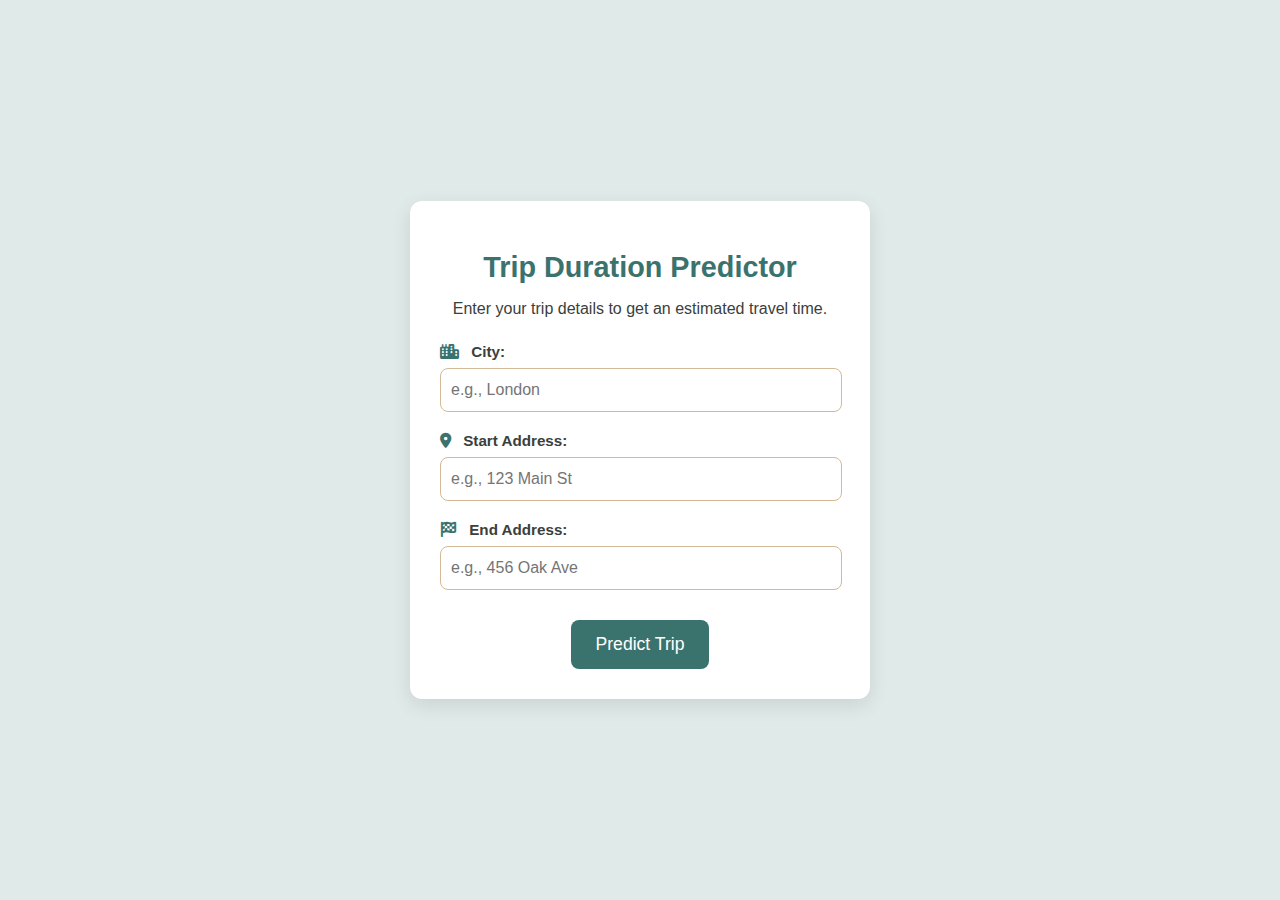
<file: templates/index.html>
<!DOCTYPE html>
<html lang="en">
<head>
    <meta charset="UTF-8">
    <meta name="viewport" content="width=device-width, initial-scale=1.0">
    <title>Trip Duration Predictor</title>
    <link rel="stylesheet" href="../static/style.css">
    <!-- Font Awesome for icons -->
    <link rel="stylesheet" href="https://cdnjs.cloudflare.com/ajax/libs/font-awesome/6.0.0-beta3/css/all.min.css">
</head>
<body>
    <div class="container">
        <div class="card">
            <h1>Trip Duration Predictor</h1>
            <p>Enter your trip details to get an estimated travel time.</p>
            <form action="/predict" method="post">
                <div class="input-group">
                    <label for="city">
                        <i class="fas fa-city icon"></i> City:
                    </label>
                    <input type="text" id="city" name="city" placeholder="e.g., London" required>
                </div>
                <div class="input-group">
                    <label for="start">
                        <i class="fas fa-map-marker-alt icon"></i> Start Address:
                    </label>
                    <input type="text" id="start" name="start" placeholder="e.g., 123 Main St" required>
                </div>
                <div class="input-group">
                    <label for="end">
                        <i class="fas fa-flag-checkered icon"></i> End Address:
                    </label>
                    <input type="text" id="end" name="end" placeholder="e.g., 456 Oak Ave" required>
                </div>
                <button type="submit" class="button">Predict Trip</button>
            </form>
        </div>
    </div>
</body>
</html>
</file>
<file: static/style.css>
/* Color Palette:
   Dark Grey: #3B403B
   Teal: #3A736E
   Light Brown/Beige: #D4B996
   Peach/Orange: #F4C177
   Light Blue/Grey: #E0EAE9
*/

body {
    font-family: 'Inter', sans-serif; /* Using Inter for a modern look */
    margin: 0;
    padding: 0;
    background-color: #E0EAE9; /* Light Blue/Grey background */
    display: flex;
    justify-content: center;
    align-items: center;
    min-height: 100vh;
    color: #3B403B; /* Dark Grey text */
    -webkit-font-smoothing: antialiased;
    -moz-osx-font-smoothing: grayscale;
}

.container {
    width: 100%;
    max-width: 500px;
    padding: 20px;
    box-sizing: border-box;
}

.card {
    background-color: #FFFFFF; /* White card background */
    border-radius: 12px;
    box-shadow: 0 6px 20px rgba(0, 0, 0, 0.1);
    padding: 30px;
    text-align: center;
}

.card h1 {
    color: #3A736E; /* Teal heading */
    margin-bottom: 15px;
    font-size: 1.8em;
}

.card p {
    color: #3B403B;
    margin-bottom: 25px;
    font-size: 1em;
}

.input-group {
    margin-bottom: 20px;
    text-align: left;
}

.input-group label {
    display: block;
    margin-bottom: 8px;
    font-weight: bold;
    color: #3B403B;
    font-size: 0.95em;
}

.input-group input[type="text"] {
    width: calc(100% - 20px); /* Adjust for padding */
    padding: 12px 10px;
    border: 1px solid #D4B996; /* Light Brown/Beige border */
    border-radius: 8px;
    font-size: 1em;
    color: #3B403B;
    transition: border-color 0.3s ease;
}

.input-group input[type="text"]:focus {
    border-color: #F4C177; /* Peach/Orange on focus */
    outline: none;
    box-shadow: 0 0 0 3px rgba(244, 193, 119, 0.2); /* Soft glow */
}

.icon {
    margin-right: 8px;
    color: #3A736E; /* Teal icon color */
}

.button {
    background-color: #3A736E; /* Teal button */
    color: white;
    padding: 14px 25px;
    border: none;
    border-radius: 8px;
    font-size: 1.1em;
    cursor: pointer;
    transition: background-color 0.3s ease, transform 0.2s ease;
    text-decoration: none; /* For the back button on predict.html */
    display: inline-block;
    margin-top: 10px;
}

.button:hover {
    background-color: #2e5c58; /* Slightly darker teal on hover */
    transform: translateY(-2px);
}

.button:active {
    transform: translateY(0);
}

/* Prediction Result Card Specific Styles */
.result-card {
    text-align: left;
    padding: 30px;
}

.result-card h1 {
    text-align: center;
    margin-bottom: 30px;
}

.result-item {
    display: flex;
    align-items: center;
    margin-bottom: 15px;
    font-size: 1em;
}

.result-item .icon {
    font-size: 1.2em;
    width: 30px; /* Fixed width for alignment */
    text-align: center;
}

.result-item p {
    margin: 0;
    flex-grow: 1;
    color: #3B403B;
}

.result-item strong {
    color: #3A736E; /* Teal for strong text */
}

.result-item.large-text {
    font-size: 1.3em;
    font-weight: bold;
    color: #3A736E; /* Teal for the main prediction */
    margin-bottom: 25px;
    padding-top: 10px;
    padding-bottom: 10px;
    border-top: 1px dashed #D4B996;
    border-bottom: 1px dashed #D4B996;
}

.result-item.large-text .icon {
    font-size: 1.6em;
    color: #F4C177; /* Peach/Orange for the main prediction icon */
}

.back-button {
    width: 100%;
    box-sizing: border-box;
    margin-top: 30px;
}

hr {
    border: none;
    border-top: 1px solid #D4B996; /* Light Brown/Beige line */
    margin: 20px 0;
}

/* Responsive adjustments */
@media (max-width: 600px) {
    .card {
        padding: 20px;
    }
    .card h1 {
        font-size: 1.5em;
    }
    .button {
        padding: 12px 20px;
        font-size: 1em;
    }
    .result-item.large-text {
        font-size: 1.1em;
    }
    .result-item.large-text .icon {
        font-size: 1.4em;
    }
}
</file>
